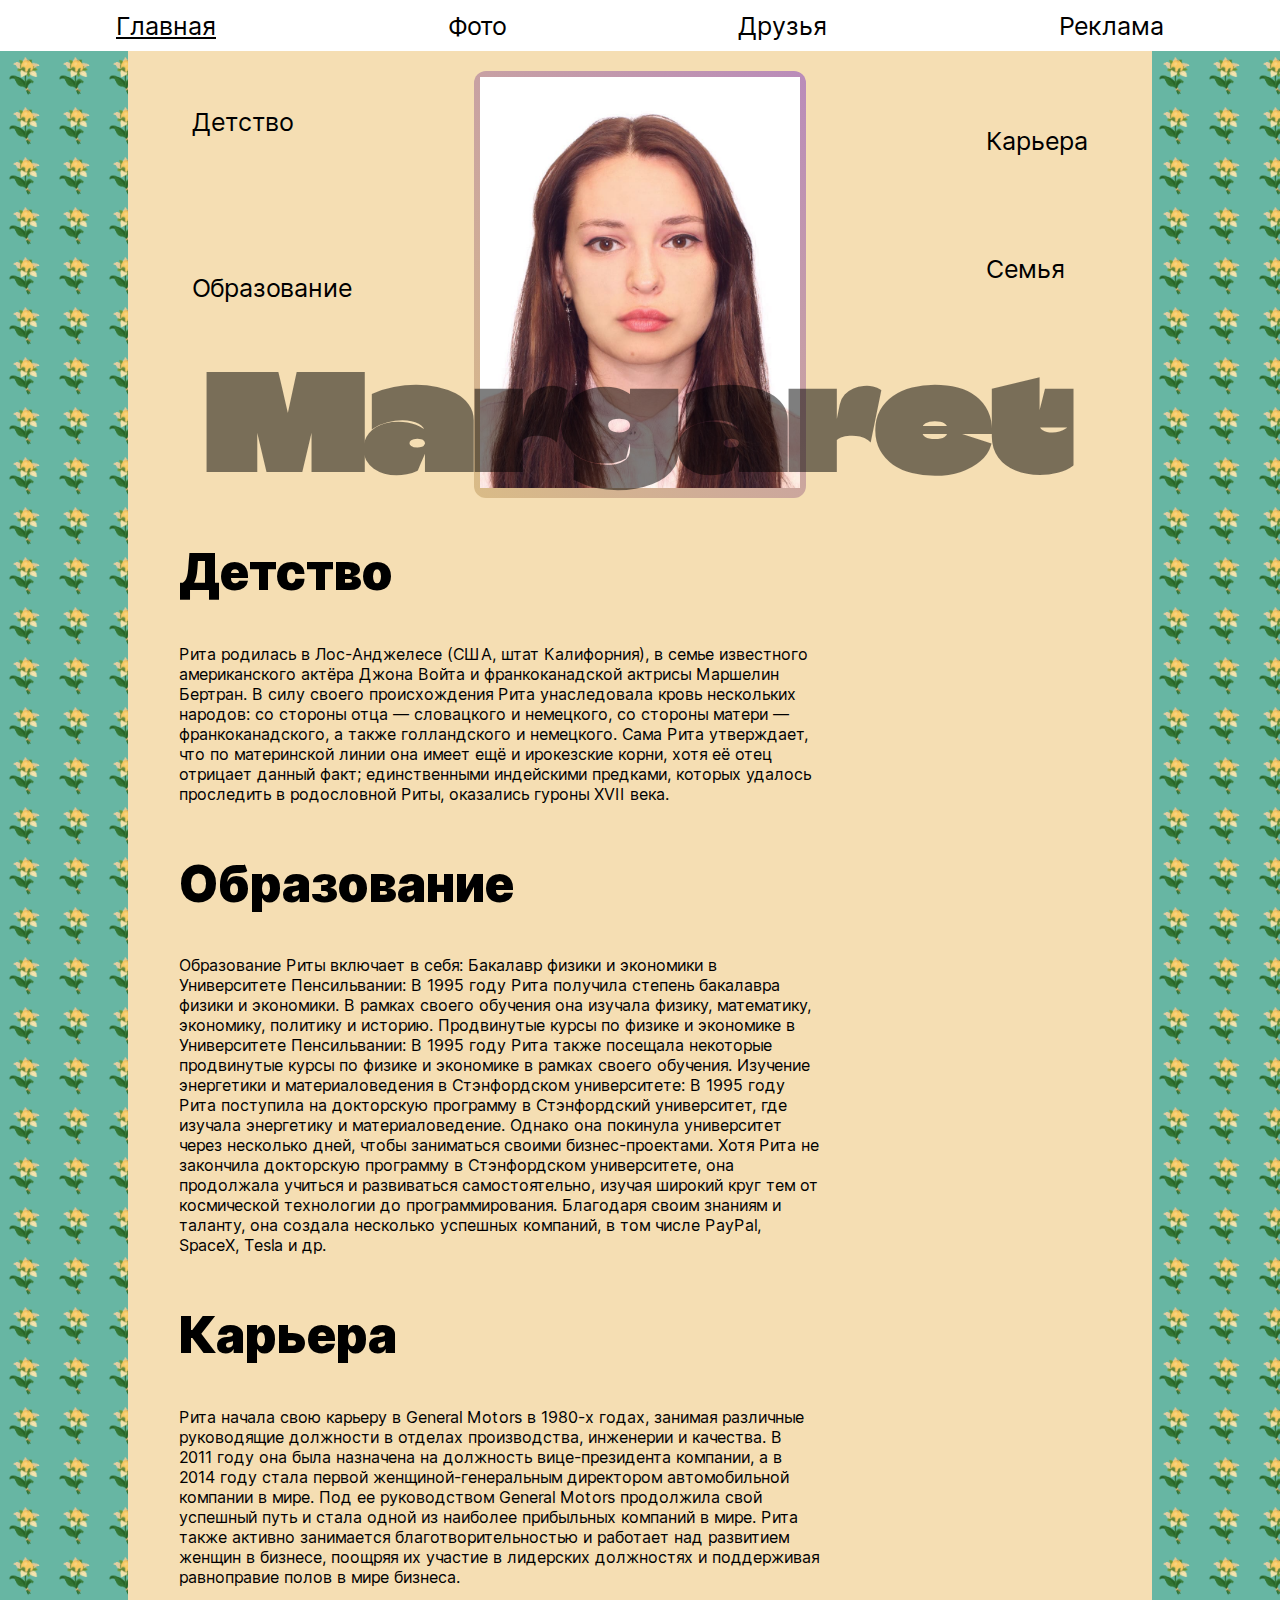
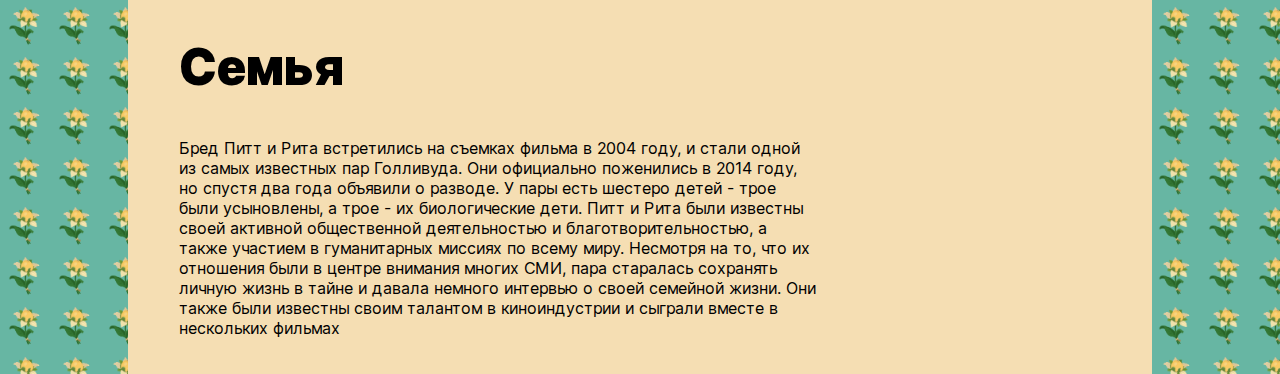
<file: index.html>
<!DOCTYPE html>
<html lang="ru">
  <head>
    <meta charset="UTF-8" />
    <meta http-equiv="X-UA-Compatible" content="IE=edge" />
    <meta name="viewport" content="width=device-width, initial-scale=1.0" />
    <link rel="stylesheet" href="./style.css" />
    <title>Маргарита</title>
  </head>
  <body class="page">
    <header class="header">
      <a href="./index.html" class="underscore header__main">Главная</a>
      <a href="./photo.html" class="link header__photo">Фото</a>
      <a href="./friends.html" class="link header__photo">Друзья</a>
      <a href="./add.html" class="link header__photo">Реклама</a>
    </header>
    <div class="page__container">
      <section class="about">
        <h1 class="about__title">Margaret</h1>
        <div class="about__main">
          <div class="block first-block">
            <a href="#child" class="link about__child">Детcтво</a>
            <a href="#study" class="link about study">Образование</a>
          </div>
          <div class="block second-block">
            <a href="#career" class="link about_career">Карьера</a>
            <a href="#family" class="link about__family">Семья</a>
          </div>
        </div>
        <div class="about__photo">
          <img class="photo" src="./images/rita.jpg" alt="Рита" />
        </div>
      </section>
      <section class="bio-container child">
        <a name="child"></a>
        <h2 class="section__title">Детство</h2>
        <p class="section__description">
          Рита родилась в Лос-Анджелесе (США, штат Калифорния), в семье
          известного американского актёра Джона Войта и франкоканадской актрисы
          Маршелин Бертран. В силу своего происхождения Рита унаследовала кровь
          нескольких народов: со стороны отца — словацкого и немецкого, со
          стороны матери — франкоканадского, а также голландского и немецкого.
          Сама Рита утверждает, что по материнской линии она имеет ещё и
          ирокезские корни, хотя её отец отрицает данный факт; единственными
          индейскими предками, которых удалось проследить в родословной Риты,
          оказались гуроны XVII века.
        </p>
      </section>
      <section class="bio-container study">
        <a name="study"></a>
        <h2 class="section__title">Образование</h2>
        <p class="section__description">
          Образование Риты включает в себя: Бакалавр физики и экономики в
          Университете Пенсильвании: В 1995 году Рита получила степень бакалавра
          физики и экономики. В рамках своего обучения она изучала физику,
          математику, экономику, политику и историю. Продвинутые курсы по физике
          и экономике в Университете Пенсильвании: В 1995 году Рита также
          посещала некоторые продвинутые курсы по физике и экономике в рамках
          своего обучения. Изучение энергетики и материаловедения в Стэнфордском
          университете: В 1995 году Рита поступила на докторскую программу в
          Стэнфордский университет, где изучала энергетику и материаловедение.
          Однако она покинула университет через несколько дней, чтобы заниматься
          своими бизнес-проектами. Хотя Рита не закончила докторскую программу в
          Стэнфордском университете, она продолжала учиться и развиваться
          самостоятельно, изучая широкий круг тем от космической технологии до
          программирования. Благодаря своим знаниям и таланту, она создала
          несколько успешных компаний, в том числе PayPal, SpaceX, Tesla и др.
        </p>
      </section>
      <section class="bio-container career">
        <a name="career"></a>
        <h2 class="section__title">Карьера</h2>
        <p class="section__description">
          Рита начала свою карьеру в General Motors в 1980-х годах, занимая
          различные руководящие должности в отделах производства, инженерии и
          качества. В 2011 году она была назначена на должность вице-президента
          компании, а в 2014 году стала первой женщиной-генеральным директором
          автомобильной компании в мире. Под ее руководством General Motors
          продолжила свой успешный путь и стала одной из наиболее прибыльных
          компаний в мире. Рита также активно занимается благотворительностью и
          работает над развитием женщин в бизнесе, поощряя их участие в
          лидерских должностях и поддерживая равноправие полов в мире бизнеса.
        </p>
      </section>
      <section class="bio-container family">
        <a name="family"></a>
        <h2 class="section__title">Cемья</h2>
        <p class="section__description">
          Бред Питт и Рита встретились на съемках фильма в 2004 году, и стали
          одной из самых известных пар Голливуда. Они официально поженились в
          2014 году, но спустя два года объявили о разводе. У пары есть шестеро
          детей - трое были усыновлены, а трое - их биологические дети. Питт и
          Рита были известны своей активной общественной деятельностью и
          благотворительностью, а также участием в гуманитарных миссиях по всему
          миру. Несмотря на то, что их отношения были в центре внимания многих
          СМИ, пара старалась сохранять личную жизнь в тайне и давала немного
          интервью о своей семейной жизни. Они также были известны своим
          талантом в киноиндустрии и сыграли вместе в нескольких фильмах
        </p>
      </section>
    </div>
    <script src="./script.js"></script>
  </body>
</html>
</file>
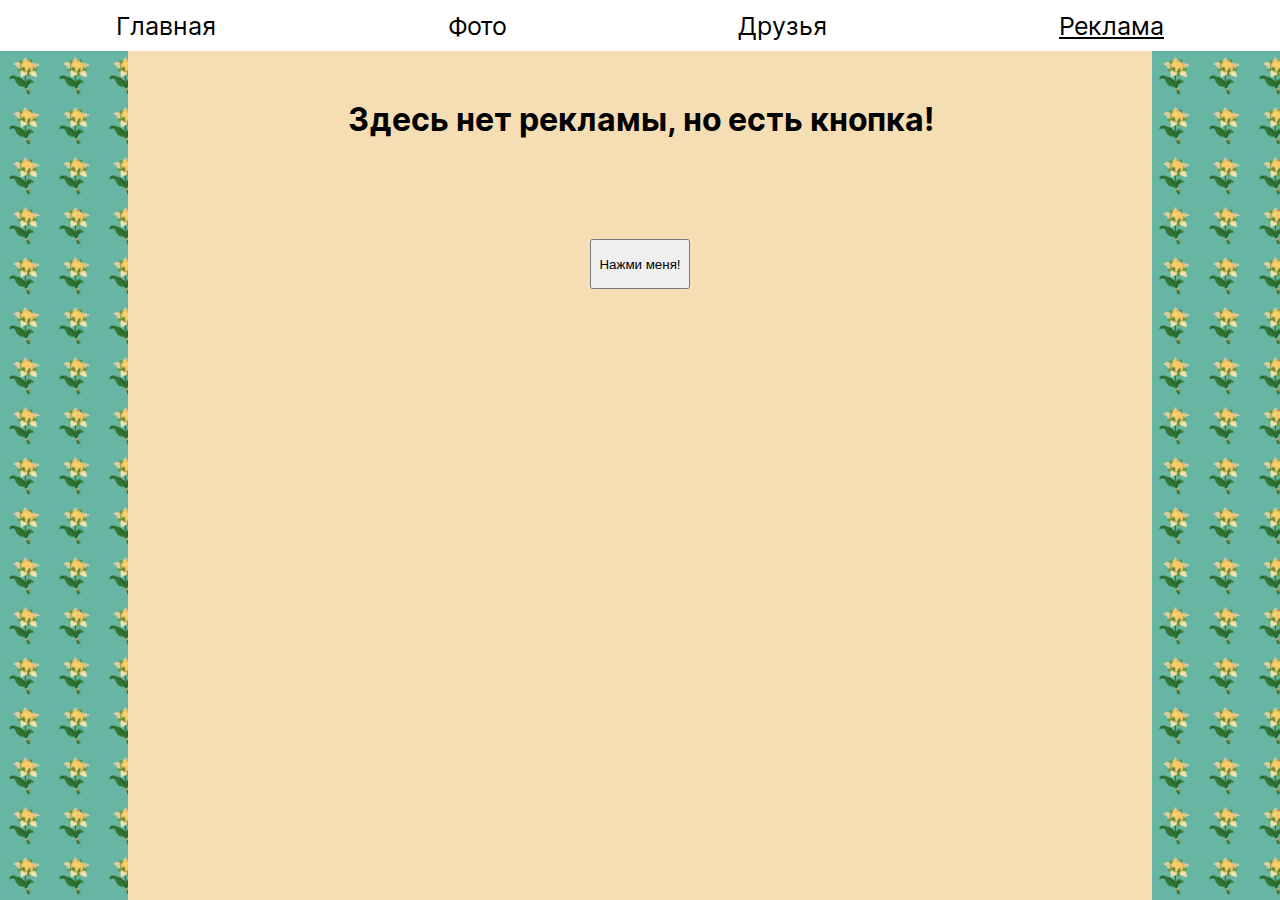
<file: add.html>
<!DOCTYPE html>
<html lang="ru">
  <head>
    <meta charset="UTF-8" />
    <meta http-equiv="X-UA-Compatible" content="IE=edge" />
    <meta name="viewport" content="width=device-width, initial-scale=1.0" />
    <link rel="stylesheet" href="./style.css" />
    <title>Рекама</title>
  </head>
  <body class="page">
    <header class="header">
      <a href="./index.html" class="link header__main">Главная</a>
      <a href="./photo.html" class="link header__photo">Фото</a>
      <a href="./friends.html" class="link header__friends">Друзья</a>
      <a href="./add.html" class="underscore header__add">Реклама</a>
    </header>
    <div class="page__container">
      <section class="no-add">
        <h1 class="no-add__text">Здесь нет рекламы, но есть кнопка!</h1>
        <button class="no-add__button">Нажми меня!</button>
      </section>
      <div class="popup">
        <div class="popup__container">
          <p class="popup__info">Введи свое имя!</p>
          <input class="popup__input" type="text" placeholder="Имя" />
          <div class="popup__functions">
            <button class="popup__save">Сохранить</button>
            <button class="popup__exit">Выйти</button>
          </div>
        </div>
      </div>
    </div>
    <script src="./script.js"></script>
  </body>
</html>
</file>
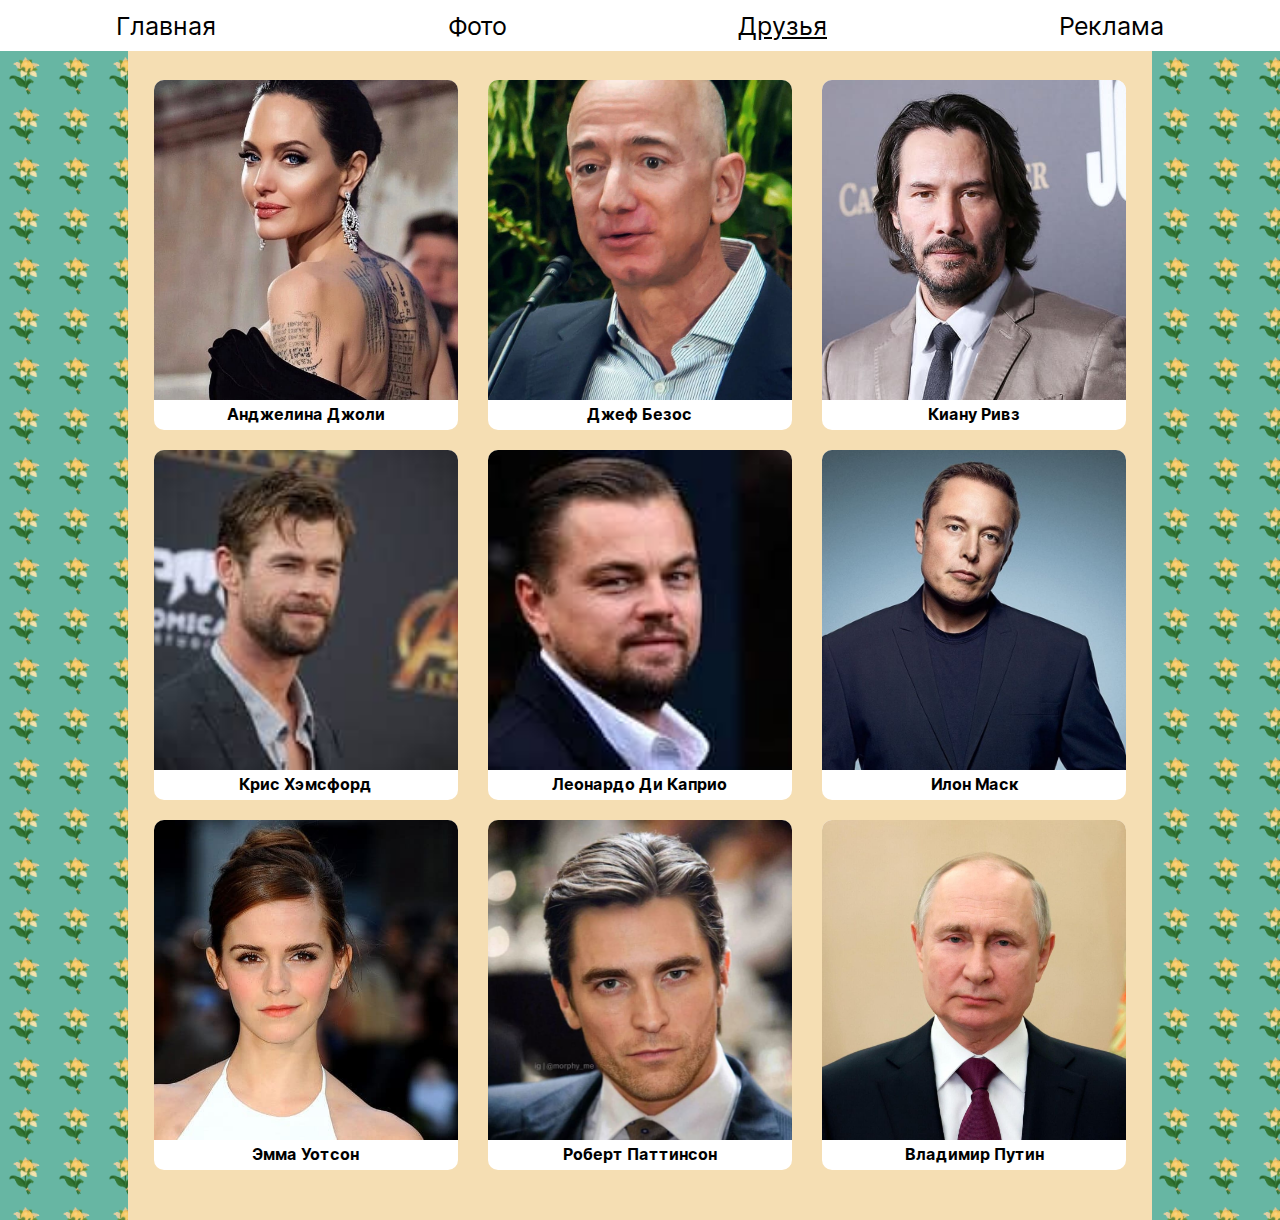
<file: friends.html>
<!DOCTYPE html>
<html lang="ru">
  <head>
    <meta charset="UTF-8" />
    <meta http-equiv="X-UA-Compatible" content="IE=edge" />
    <meta name="viewport" content="width=device-width, initial-scale=1.0" />
    <link rel="stylesheet" href="./style.css" />
    <title>Друзья</title>
  </head>
  <body class="page">
    <header class="header">
      <a href="./index.html" class="link header__main">Главная</a>
      <a href="./photo.html" class="link header__photo">Фото</a>
      <a href="./friends.html" class="header__photo underscore">Друзья</a>
      <a href="./add.html" class="link header__photo">Реклама</a>
    </header>
    <div class="page__container">
      <section class="friends">
        <div class="friend">
          <img
            src="./images/angelina joule.jpeg"
            alt="Анджелина Джоли"
            class="friend__photo"
          />
          <h2 class="friend__name">Анджелина Джоли</h2>
        </div>
        <div class="friend">
          <img
            src="./images/besos.jpeg"
            alt="Джоф Безос"
            class="friend__photo"
          />
          <h2 class="friend__name">Джеф Безос</h2>
        </div>
        <div class="friend">
          <img
            src="./images/ceanu rivz.jpeg"
            alt="Киану Ривз"
            class="friend__photo"
          />
          <h2 class="friend__name">Киану Ривз</h2>
        </div>
        <div class="friend">
          <img
            src="./images/chris hansford.jpeg"
            alt="Крис Хэмсфорд"
            class="friend__photo"
          />
          <h2 class="friend__name">Крис Хэмсфорд</h2>
        </div>
        <div class="friend">
          <img
            src="./images/de caprio.jpeg"
            alt="Леонардо Ди Каприо "
            class="friend__photo"
          />
          <h2 class="friend__name">Леонардо Ди Каприо</h2>
        </div>
        <div class="friend">
          <img
            src="./images/elon musk.jpeg"
            alt="Илон Маск"
            class="friend__photo"
          />
          <h2 class="friend__name">Илон Маск</h2>
        </div>
        <div class="friend">
          <img
            src="./images/emaa watson.jpeg"
            alt="Эмма Вотсон"
            class="friend__photo"
          />
          <h2 class="friend__name">Эмма Уотсон</h2>
        </div>
        <div class="friend">
          <img
            src="./images/pattenson.jpeg"
            alt="Роберт Паттинсон "
            class="friend__photo"
          />
          <h2 class="friend__name">Роберт Паттинсон</h2>
        </div>
        <div class="friend">
          <img
            src="./images/putin.jpg"
            alt="Ладимир Утин"
            class="friend__photo"
          />
          <h2 class="friend__name">Владимир Путин</h2>
        </div>
      </section>
    </div>
  </body>
</html>
</file>
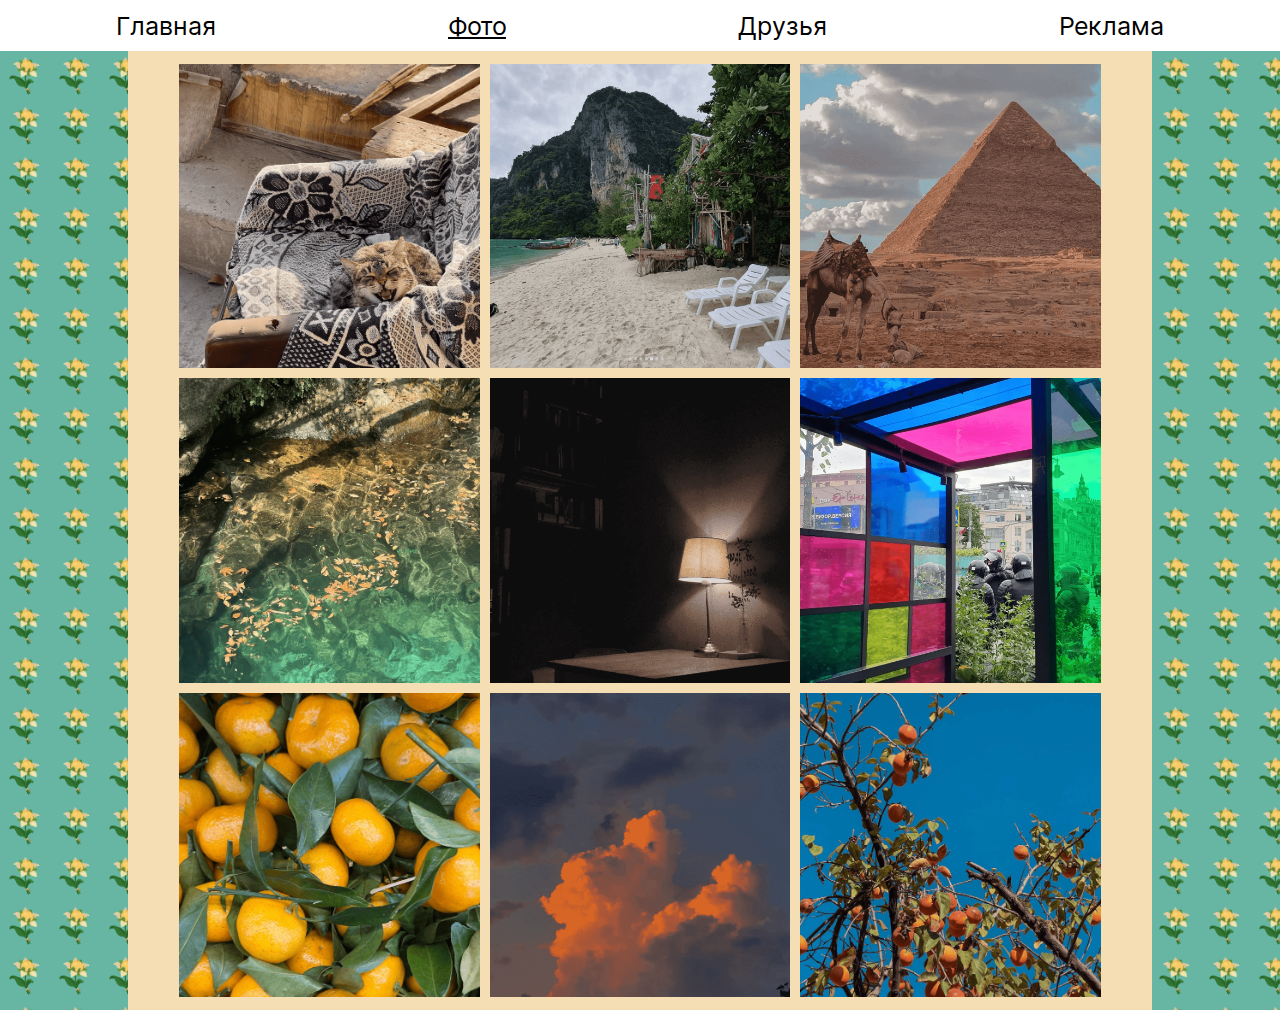
<file: photo.html>
<!DOCTYPE html>
<html lang="ru">
  <head>
    <meta charset="UTF-8" />
    <meta http-equiv="X-UA-Compatible" content="IE=edge" />
    <meta name="viewport" content="width=device-width, initial-scale=1.0" />
    <link rel="stylesheet" href="./style.css" />
    <title>Фото</title>
  </head>
  <body class="page">
    <header class="header">
      <a href="./index.html" class="link header__main">Главная</a>
      <a href="./photo.html" class="header__photo underscore">Фото</a>
      <a href="./friends.html" class="link header__photo">Друзья</a>
      <a href="./add.html" class="link header__photo">Реклама</a>
    </header>
    <div class="page__container">
      <div class="photo__grid">
        <img src="./images/cat.png" alt="кот" class="photo__item" />
        <img src="./images/each.png" alt="пляж" class="photo__item" />
        <img src="./images/egypr.png" alt="пирамиды" class="photo__item" />
        <img src="./images/lake.png" alt="озеро" class="photo__item" />
        <img src="./images/light.png" alt="лампа" class="photo__item" />
        <img src="./images/ments.png" alt="полиция" class="photo__item" />
        <img src="./images/oranges.png" alt="апельсины" class="photo__item" />
        <img src="./images/sky.png" alt="облака" class="photo__item" />
        <img src="./images/tree.png" alt="дерево" class="photo__item" />
      </div>
    </div>
  </body>
</html>
</file>
<file: style.css>
@import url(./fonts.css);
.page {
  background-image: url(./images/flowers.png);
  background-size: contain;
  height: 50px;
  margin: 0;
  font-family: 'inter';
}
.underscore {
  text-decoration: underline;
  color: black;
  font-size: 25px;
  font-family: 'inter';
}

.link {
  font-family: 'inter';
  padding: 0;
  text-decoration: none;
  color: black;
  font-size: 25px;
}
@media screen and (max-width: 770px) {
  .link {
    font-size: 3vw;
  }
}

@media screen and (max-width: 770px) {
  .underscore {
    font-size: 3vw;
  }
}
.page__container {
  width: 80vw;
  min-height: 100vh;
  background-color: wheat;
  margin: 0 auto;
}

.header {
  position: fixed;
  width: 100%;
  height: 4vw;
  background-color: white;
  margin: 0 auto;
  z-index: 5;
  display: flex;
  justify-content: space-around;
  align-items: center;
}

.about {
  padding-top: 80px;
  display: flex;
  justify-content: center;
}
@media screen and (max-width: 1314px) {
  .about {
    padding-top: 6vw;
  }
}
.about__title {
  font-family: 'ClimateCrisis-Regular', Arial, sans-serif;
  font-style: normal;
  font-size: 10vw;
  position: absolute;
  z-index: 3;
  opacity: 0.5;
  margin: 0;
  margin-top: 20vw;
}

.about__main {
  position: absolute;
  display: flex;
  width: 70%;
  height: 20vw;
  justify-content: space-between;
}

.block {
  display: flex;
  flex-direction: column;
  justify-content: space-around;
}

.photo {
  width: 25vw;
}

.about__photo {
  --borderWidth: 6px;
  position: relative;
  border-radius: var(--borderWidth);
  z-index: 2;
}
.about__photo:after {
  content: '';
  position: absolute;
  top: calc(-1 * var(--borderWidth));
  left: calc(-1 * var(--borderWidth));
  height: calc(100% + var(--borderWidth) * 2);
  width: calc(100% + var(--borderWidth) * 2);
  background: linear-gradient(45deg, #fdf14d, #9e62e7);
  border-radius: calc(2 * var(--borderWidth));
  z-index: -1;
  animation: animatedgradient 3s ease alternate infinite;
  background-size: 300% 300%;
}

@keyframes animatedgradient {
  0% {
    background-position: 0% 50%;
  }
  50% {
    background-position: 100% 50%;
  }
  100% {
    background-position: 0% 50%;
  }
}

.bio-container {
  width: 90%;
  margin: 50px auto 0;
}

.section__title {
  font-size: 50px;
  font-weight: 900;
}
@media screen and (max-width: 516px) {
  .section__title {
    font-size: 25px;
    font-weight: 900;
  }
}

.section__description {
  max-width: 50vw;
}
@media screen and (max-width: 700px) {
  .section__description {
    min-width: 70vw;
  }
}
.family {
  padding-bottom: 20px;
}

.photo__grid {
  padding-top: 5vw;
  padding-bottom: 1vw;
  margin: 0 auto;
  display: grid;
  gap: 10px;
  width: 90%;
  grid-template-columns: repeat(3, 1fr);
  grid-template-rows: repeat(3, 1fr);
}

.photo__item {
  width: 100%;
  height: 100%;
  object-fit: cover;
}

@media screen and (max-width: 861px) {
  .photo__grid {
    grid-template-columns: repeat(2, 1fr);
    grid-template-rows: repeat(5, 1fr);
  }
}
@media screen and (max-width: 565px) {
  .photo__grid {
    grid-template-columns: repeat(1, 1fr);
    grid-template-rows: repeat(9, 1fr);
  }
}

.friends {
  padding-top: 80px;
  padding-bottom: 50px;
  margin: 0 auto;
  width: calc(100% - 4vw);
  display: grid;
  grid-template-rows: repeat(3, 350px);
  grid-template-columns: repeat(3, 1fr);
  gap: 20px 30px;
}
@media screen and (max-width: 890px) {
  .friends {
    padding-top: 5vw;
    grid-template-rows: repeat(4, 350px);
    grid-template-columns: repeat(2, 1fr);
  }
}
@media screen and (max-width: 640px) {
  .friends {
    grid-template-rows: repeat(4, 1fr);
    grid-template-columns: repeat(2, 1fr);
    gap: 10px 20px;
  }
}
.friend {
  padding-bottom: 30px;
  background-color: white;
  border-radius: 10px;
  overflow: hidden;
}
@media screen and (max-width: 449px) {
  .friend {
    padding-bottom: 45px;
  }
}

.friend__photo {
  width: 100%;
  height: 100%;
  object-fit: cover;
}

.friend__name {
  margin: 0;
  font-size: 16px;
  text-align: center;
}

.no-add {
  padding-top: 100px;
  display: flex;
  flex-direction: column;
  justify-content: space-around;
  align-items: center;
}

.no-add__text {
  text-align: center;
  margin: 0;
  padding-bottom: 100px;
}

.no-add__button {
  width: 100px;
  height: 50px;
}

.popup {
  background-color: rgba(0, 0, 0, 0.3);
  display: none;
  justify-content: center;
  align-items: center;
  width: 100%;
  height: 100%;
  position: fixed;
  top: 0;
  bottom: 0;
  right: 0;
  left: 0;
  z-index: 10;
}
.popup__opened {
  display: flex;
}

.popup__container {
  background-color: #fdf14d;
  border-radius: 30px;
  width: 20%;
  display: flex;
  flex-direction: column;
  text-align: center;
  align-items: center;
}
@media screen and (max-width: 1121px) {
  .popup__container {
    width: 25%;
  }
}
@media screen and (max-width: 844px) {
  .popup__container {
    width: 40%;
  }
}
@media screen and (max-width: 578px) {
  .popup__container {
    width: 60%;
  }
}
.popup__input {
  width: 50%;
  margin-bottom: 10px;
}

.popup__functions {
  margin-bottom: 10px;
}
</file>
